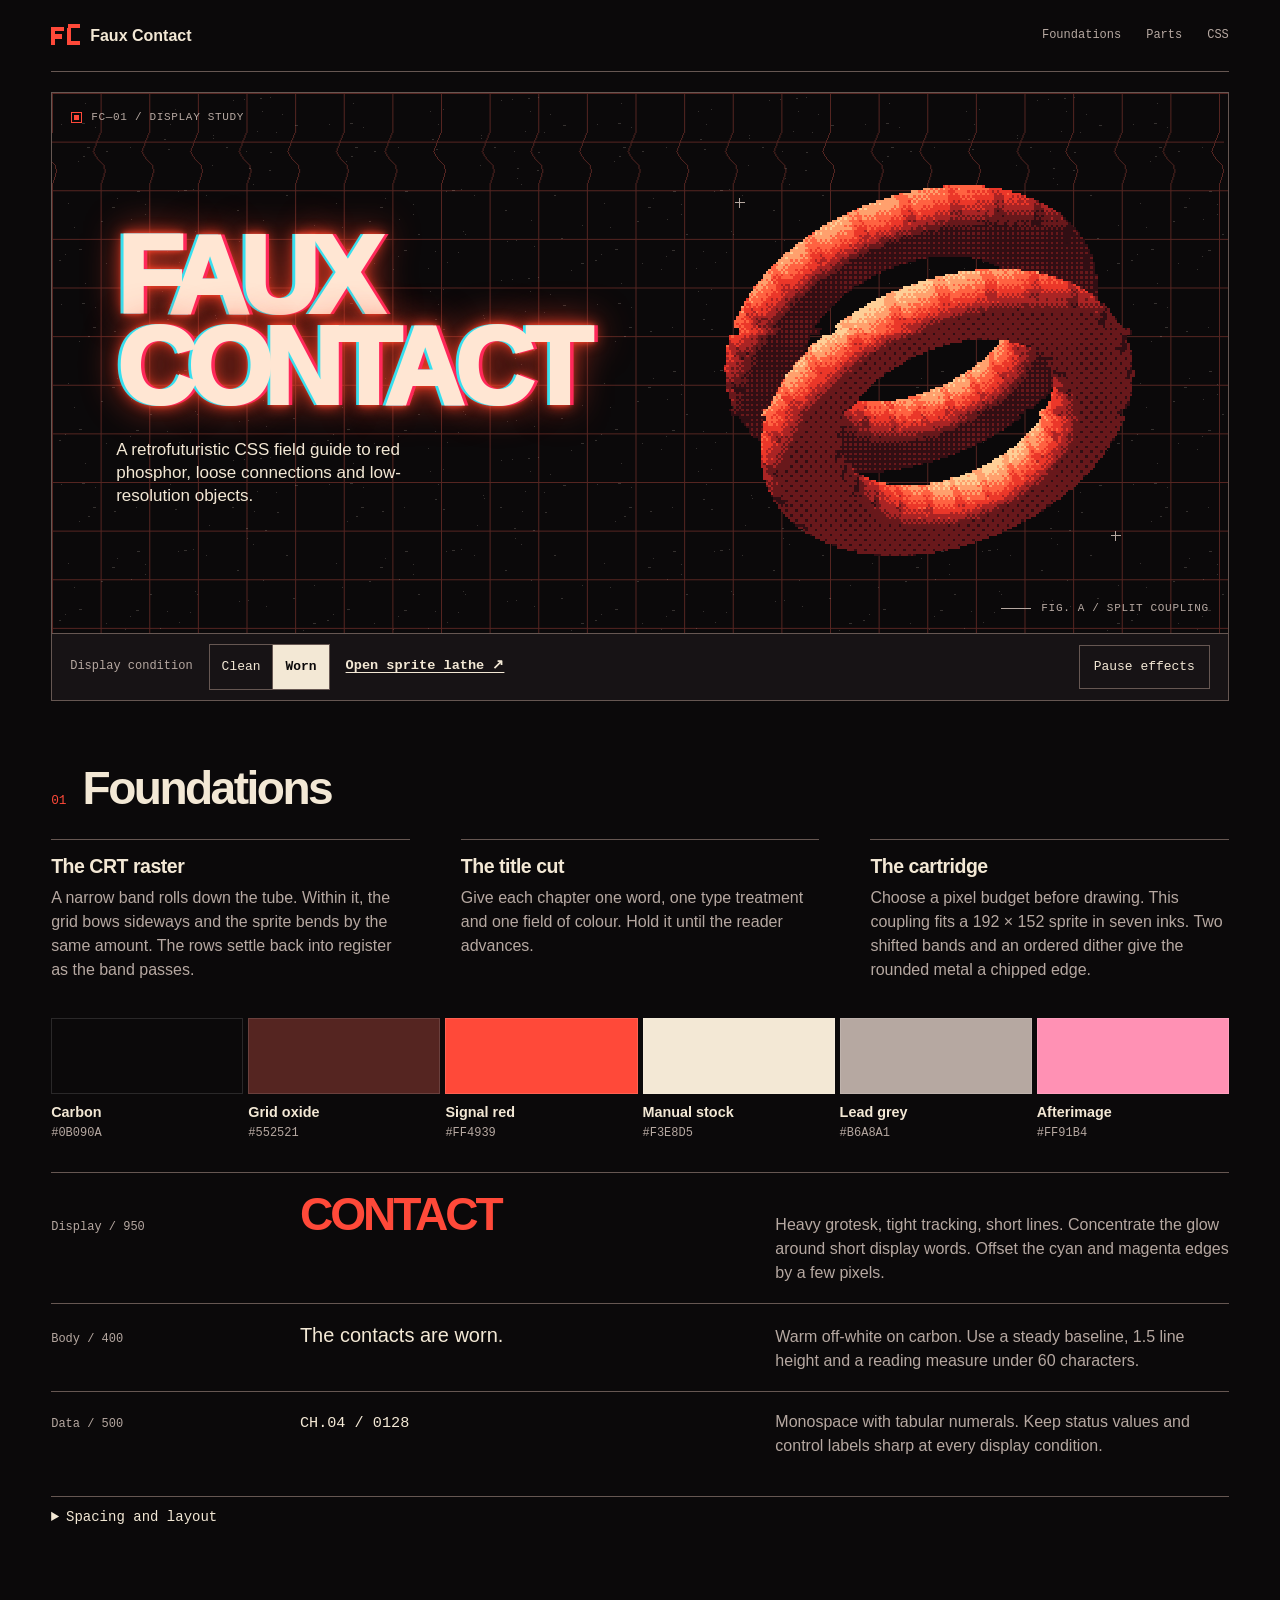
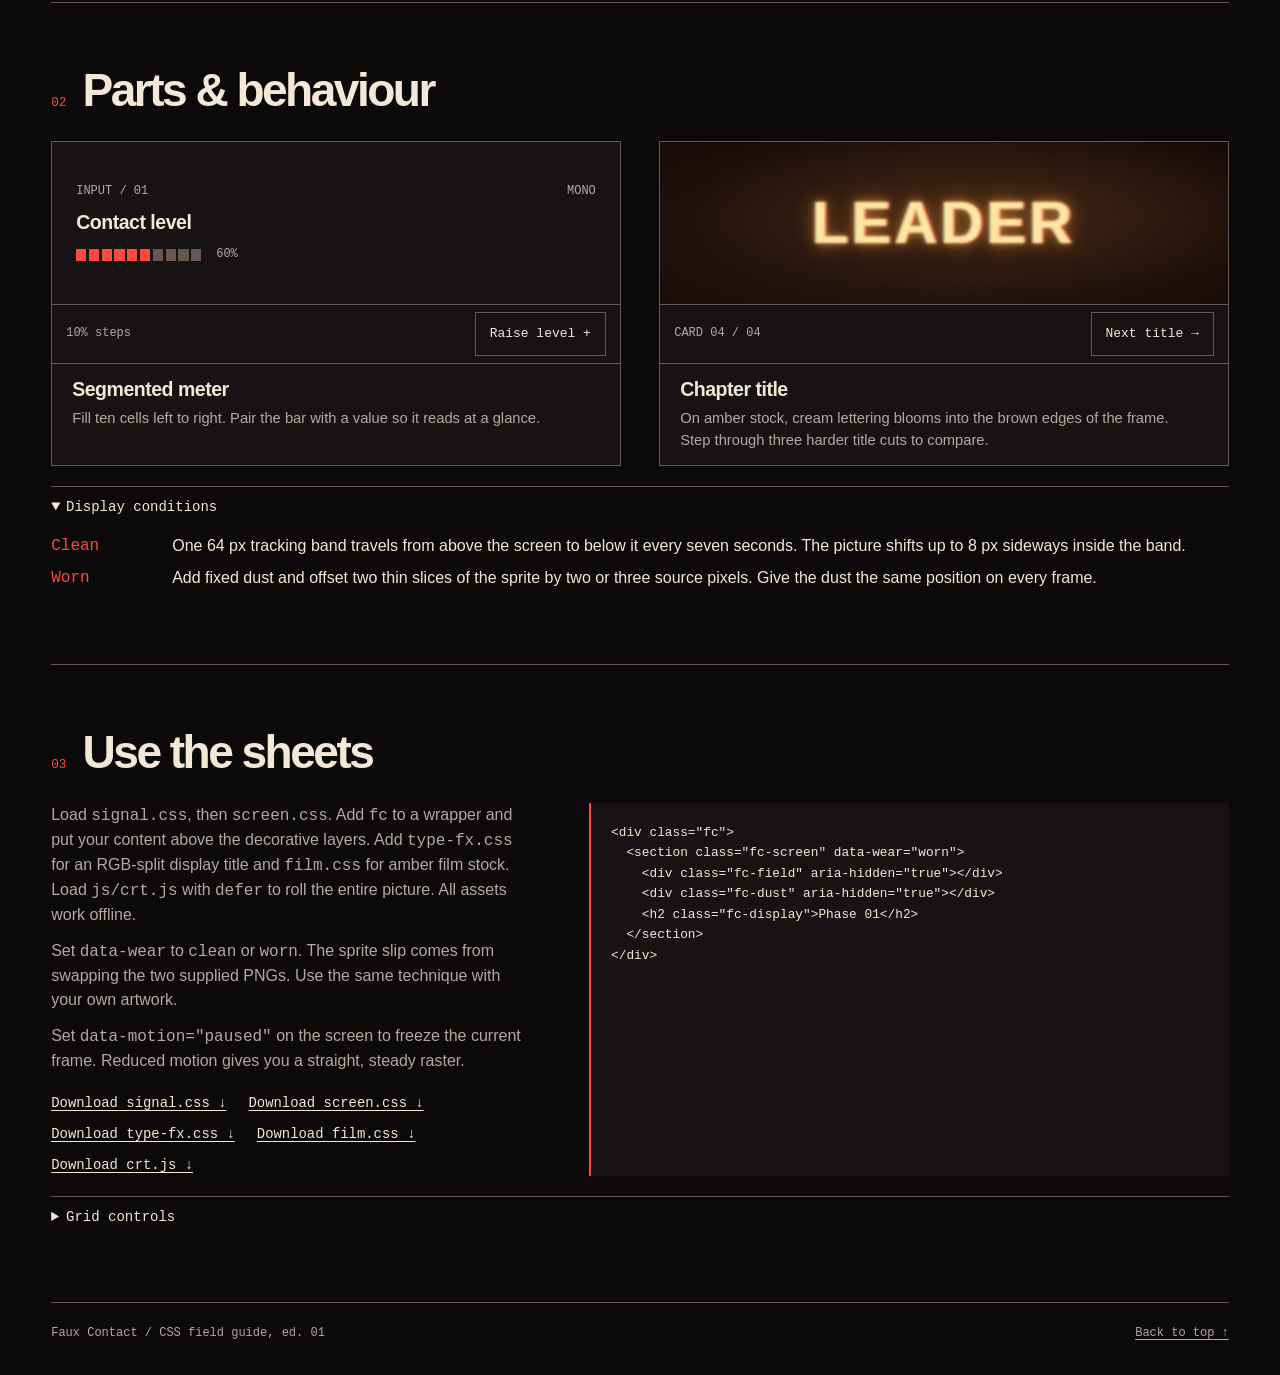
<file: index.html>
<!doctype html>
<html lang="en">
<head>
  <meta charset="utf-8">
  <meta name="viewport" content="width=device-width, initial-scale=1">
  <meta name="theme-color" content="#0b090a">
  <title>Faux Contact — CSS field guide</title>
  <link rel="stylesheet" href="css/signal.css">
  <link rel="stylesheet" href="css/screen.css">
  <link rel="stylesheet" href="css/specimen.css">
  <link rel="stylesheet" href="css/film.css">
  <link rel="stylesheet" href="css/type-fx.css">
  <script defer src="js/crt.js"></script>
</head>
<body class="fc">
<main class="fc-page" id="top">
  <header class="mast">
    <a class="mark" href="#top" aria-label="Faux Contact, top of guide">
      <svg viewBox="0 0 28 24" aria-hidden="true" shape-rendering="crispEdges"><path d="M0 4h13v4H4v3h7v4H4v6H0zM16 1h12v4h-9v12h9v4H15V5h1z"/></svg>
      Faux Contact
    </a>
    <nav aria-label="Guide sections" class="fc-code"><a href="#foundations">Foundations</a><a href="#parts">Parts</a><a href="#use">CSS</a></nav>
  </header>

  <section class="plate" aria-label="Live display specimen">
    <div class="hero fc-screen" id="display" data-wear="worn">
      <div class="fc-field" aria-hidden="true"></div>
      <div class="fc-dust" aria-hidden="true"></div>
      <div class="plate-id">FC—01 / DISPLAY STUDY</div>
      <div class="hero-copy">
        <h1 class="fc-display"><span class="fc-rgb-title">Faux<i class="fc-tracking" aria-hidden="true" data-text="Faux"></i></span> <span class="fc-rgb-title">Contact<i class="fc-tracking" aria-hidden="true" data-text="Contact"></i></span></h1>
        <p>A retrofuturistic CSS field guide to red phosphor, loose connections and low-resolution objects.</p>
      </div>
      <figure class="coupling" aria-label="Two tilted coupling rings rendered in seven dithered inks">
        <i class="cross a" aria-hidden="true"></i>
        <img src="assets/coupling.png" alt="" width="192" height="152">
        <img src="assets/coupling-worn.png" alt="" width="192" height="152">
        <i class="cross b" aria-hidden="true"></i>
      </figure>
      <div class="plate-foot">FIG. A / SPLIT COUPLING</div>
    </div>
    <div class="control-strip">
      <span class="fc-code" id="condition-label">Display condition</span>
      <fieldset class="fc-menu" aria-labelledby="condition-label" aria-controls="display">
        <label><input type="radio" name="condition" value="clean"><span>Clean</span></label>
        <label><input type="radio" name="condition" value="worn" checked><span>Worn</span></label>
      </fieldset>
      <a class="renderer-link" href="renderer/index.html">Open sprite lathe ↗</a>
      <button class="fc-button motion" type="button" id="motion" aria-controls="display">Pause effects</button>
    </div>
  </section>

  <section class="sheet" id="foundations" aria-labelledby="foundation-title">
    <div class="sheet-head"><span class="index">01</span><h2 id="foundation-title">Foundations</h2></div>
    <div class="mix">
      <article><h3>The CRT raster</h3><p>A narrow band rolls down the tube. Within it, the grid bows sideways and the sprite bends by the same amount. The rows settle back into register as the band passes.</p></article>
      <article><h3>The title cut</h3><p>Give each chapter one word, one type treatment and one field of colour. Hold it until the reader advances.</p></article>
      <article><h3>The cartridge</h3><p>Choose a pixel budget before drawing. This coupling fits a 192 × 152 sprite in seven inks. Two shifted bands and an ordered dither give the rounded metal a chipped edge.</p></article>
    </div>
    <div class="swatches" aria-label="Core palette">
      <div class="chip" style="--chip:#0b090a"><i></i><b>Carbon</b><code>#0B090A</code></div>
      <div class="chip" style="--chip:#552521"><i></i><b>Grid oxide</b><code>#552521</code></div>
      <div class="chip" style="--chip:#ff4939"><i></i><b>Signal red</b><code>#FF4939</code></div>
      <div class="chip" style="--chip:#f3e8d5"><i></i><b>Manual stock</b><code>#F3E8D5</code></div>
      <div class="chip" style="--chip:#b6a8a1"><i></i><b>Lead grey</b><code>#B6A8A1</code></div>
      <div class="chip" style="--chip:#ff91b4"><i></i><b>Afterimage</b><code>#FF91B4</code></div>
    </div>
    <div class="type-row"><span class="fc-code">Display / 950</span><b class="type-big">CONTACT</b><p>Heavy grotesk, tight tracking, short lines. Concentrate the glow around short display words. Offset the cyan and magenta edges by a few pixels.</p></div>
    <div class="type-row"><span class="fc-code">Body / 400</span><span class="type-prose">The contacts are worn.</span><p>Warm off-white on carbon. Use a steady baseline, 1.5 line height and a reading measure under 60 characters.</p></div>
    <div class="type-row"><span class="fc-code">Data / 500</span><span class="type-index">CH.04 / 0128</span><p>Monospace with tabular numerals. Keep status values and control labels sharp at every display condition.</p></div>
    <details><summary>Spacing and layout</summary><dl>
      <dt>4 px unit</dt><dd>Use 8 px within controls, 16–24 px between related items and 48 px between groups.</dd>
      <dt>48 px cell</dt><dd>Anchor large type to the field. A grid cell can shrink to 34 px on a narrow screen.</dd>
      <dt>One focal pair</dt><dd>Let a single sprite balance a short title. On narrow screens the sprite moves below the title.</dd>
    </dl></details>
  </section>

  <section class="sheet" id="parts" aria-labelledby="parts-title">
    <div class="sheet-head"><span class="index">02</span><h2 id="parts-title">Parts &amp; behaviour</h2></div>
    <div class="parts">
      <article class="well">
        <div class="well-content">
          <div class="fc-code"><span>INPUT / 01</span><span>MONO</span></div>
          <h3>Contact level</h3>
          <div style="display:flex;gap:12px;align-items:center"><span class="fc-meter" id="meter" role="meter" aria-label="Contact level" aria-valuemin="0" aria-valuemax="100" aria-valuenow="60"></span><output class="fc-code" id="level" aria-live="polite">60%</output></div>
        </div>
        <div class="well-actions"><span class="fc-code">10% steps</span><button class="fc-button motion" id="step" type="button">Raise level +</button></div>
        <div class="well-foot"><h3>Segmented meter</h3><p>Fill ten cells left to right. Pair the bar with a value so it reads at a glance.</p></div>
      </article>
      <article class="well">
        <div class="stage fc-film-stock" id="stage" data-card="4" aria-live="polite"><span class="card-word fc-film-title fc-rgb-title"><span id="card-text">Leader</span><i class="fc-tracking" aria-hidden="true" data-text="Leader"></i></span></div>
        <div class="well-actions"><span class="fc-code" id="card-index">CARD 04 / 04</span><button class="fc-button motion" id="cut" type="button">Next title →</button></div>
        <div class="well-foot"><h3>Chapter title</h3><p>On amber stock, cream lettering blooms into the brown edges of the frame. Step through three harder title cuts to compare.</p></div>
      </article>
    </div>
    <details open><summary>Display conditions</summary><dl>
      <dt>Clean</dt><dd>One 64 px tracking band travels from above the screen to below it every seven seconds. The picture shifts up to 8 px sideways inside the band.</dd>
      <dt>Worn</dt><dd>Add fixed dust and offset two thin slices of the sprite by two or three source pixels. Give the dust the same position on every frame.</dd>
    </dl></details>
  </section>

  <section class="sheet" id="use" aria-labelledby="use-title">
    <div class="sheet-head"><span class="index">03</span><h2 id="use-title">Use the sheets</h2></div>
    <div class="integration">
      <div><p>Load <code>signal.css</code>, then <code>screen.css</code>. Add <code>fc</code> to a wrapper and put your content above the decorative layers. Add <code>type-fx.css</code> for an RGB-split display title and <code>film.css</code> for amber film stock. Load <code>js/crt.js</code> with <code>defer</code> to roll the entire picture. All assets work offline.</p>
      <p>Set <code>data-wear</code> to <code>clean</code> or <code>worn</code>. The sprite slip comes from swapping the two supplied PNGs. Use the same technique with your own artwork.</p>
      <p>Set <code>data-motion="paused"</code> on the screen to freeze the current frame. Reduced motion gives you a straight, steady raster.</p>
      <div class="sheet-links"><a href="css/signal.css" download="signal.css">Download signal.css ↓</a><a href="css/screen.css" download="screen.css">Download screen.css ↓</a><a href="css/type-fx.css" download="type-fx.css">Download type-fx.css ↓</a><a href="css/film.css" download="film.css">Download film.css ↓</a><a href="js/crt.js" download="crt.js">Download crt.js ↓</a></div></div>
      <pre class="snippet"><code>&lt;div class="fc"&gt;
  &lt;section class="fc-screen" data-wear="worn"&gt;
    &lt;div class="fc-field" aria-hidden="true"&gt;&lt;/div&gt;
    &lt;div class="fc-dust" aria-hidden="true"&gt;&lt;/div&gt;
    &lt;h2 class="fc-display"&gt;Phase 01&lt;/h2&gt;
  &lt;/section&gt;
&lt;/div&gt;</code></pre>
    </div>
    <details><summary>Grid controls</summary><dl>
      <dt>--fc-grid</dt><dd>Ink for the horizontal and vertical traces.</dd>
      <dt>--fc-cell</dt><dd>Grid cell width and height.</dd>
      <dt>--fc-band</dt><dd>Band height in pixels. Start at 64 px.</dd>
      <dt>--fc-shift</dt><dd>Peak horizontal deflection in pixels. Start at 8 px.</dd>
      <dt>--fc-period</dt><dd>Time for one top-to-bottom pass. Start at 7 seconds.</dd>
    </dl></details>
  </section>
  <footer class="footer fc-code"><span>Faux Contact / CSS field guide, ed. 01</span><a href="#top">Back to top ↑</a></footer>
</main>
<script>
  const display = document.querySelector("#display");
  document.querySelector(".fc-menu").addEventListener("change", (event) => {
    display.dataset.wear = event.target.value;
  });

  const motion = document.querySelector("#motion");
  const reduced = window.matchMedia("(prefers-reduced-motion: reduce)");
  let paused = false;
  function syncMotion() {
    display.dataset.motion = paused || reduced.matches ? "paused" : "running";
    document.body.dataset.motion = display.dataset.motion;
    motion.disabled = reduced.matches;
    motion.textContent = reduced.matches ? "Still · reduced motion" : paused ? "Resume effects" : "Pause effects";
  }
  motion.addEventListener("click", () => { paused = !paused; syncMotion(); });
  reduced.addEventListener("change", syncMotion);
  syncMotion();

  const cards = ["PHASE", "Slip", "RESET", "Leader"];
  let card = 3;
  document.querySelector("#cut").addEventListener("click", () => {
    card = (card + 1) % cards.length;
    const stage = document.querySelector("#stage");
    stage.dataset.card = card + 1;
    const film = card === 3;
    stage.classList.toggle("fc-film-stock", film);
    stage.firstElementChild.classList.toggle("fc-film-title", film);
    stage.firstElementChild.classList.toggle("fc-rgb-title", film);
    document.querySelector("#card-text").textContent = cards[card];
    stage.querySelector(".fc-tracking").dataset.text = cards[card];
    document.querySelector("#card-index").textContent = "CARD 0" + (card + 1) + " / 04";
  });

  const meter = document.querySelector("#meter");
  const step = document.querySelector("#step");
  step.addEventListener("click", () => {
    const previous = Number(meter.getAttribute("aria-valuenow"));
    const value = previous === 100 ? 0 : previous + 10;
    meter.setAttribute("aria-valuenow", value);
    meter.style.setProperty("--fc-level", value + "%");
    document.querySelector("#level").textContent = value + "%";
    step.textContent = value === 100 ? "Reset level" : "Raise level +";
  });
</script>
</body>
</html>
</file>
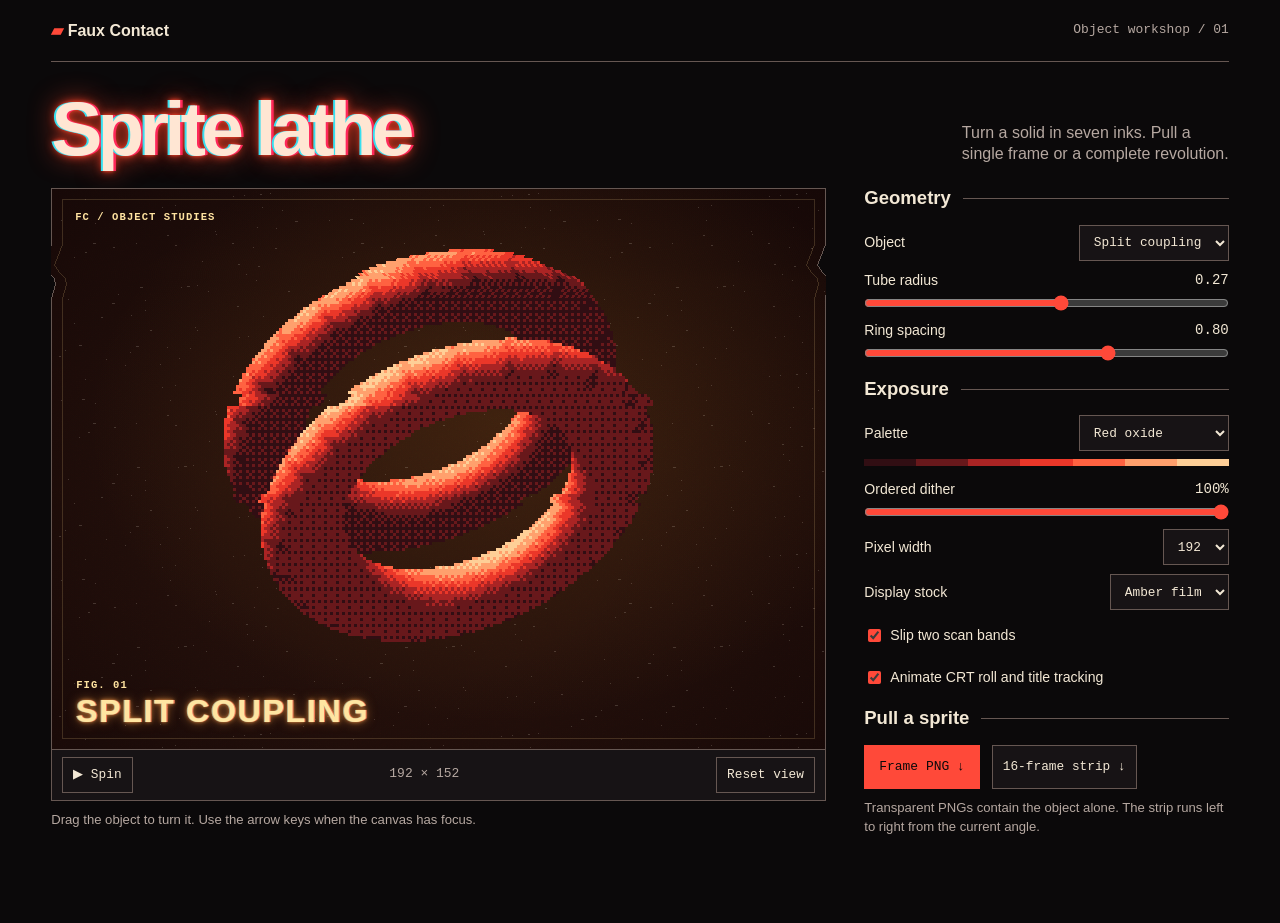
<file: renderer/index.html>
<!doctype html>
<html lang="en">
<head>
<meta charset="utf-8">
<meta name="viewport" content="width=device-width,initial-scale=1">
<meta name="theme-color" content="#0b090a">
<title>Sprite lathe · Faux Contact</title>
<link rel="stylesheet" href="../css/signal.css">
<link rel="stylesheet" href="../css/screen.css">
<link rel="stylesheet" href="../css/film.css">
<link rel="stylesheet" href="lathe.css">
<link rel="stylesheet" href="../css/type-fx.css">
<script src="../js/crt.js" defer></script>
<script src="engine.js" defer></script>
<script src="lathe.js" defer></script>
</head>
<body class="fc">
<main class="lathe">
  <header class="bar"><a href="../index.html" class="brand">▰ Faux Contact</a><span class="fc-code">Object workshop / 01</span></header>
  <div class="heading"><h1 class="fc-rgb-title">Sprite lathe<i class="fc-tracking" data-text="Sprite lathe" aria-hidden="true"></i></h1><p>Turn a solid in seven inks. Pull a single frame or a complete revolution.</p></div>
  <div class="bench">
    <section class="view" aria-label="Live sprite preview">
      <div id="plate" class="platen fc-screen fc-film-stock" data-stock="film" data-wear="worn">
        <div class="fc-field" aria-hidden="true"></div>
        <div class="fc-dust" aria-hidden="true"></div>
        <div class="plate-label">FC / OBJECT STUDIES</div>
        <canvas id="sprite" width="192" height="152" tabindex="0" aria-label="Split coupling in three dimensions. Drag or use the arrow keys to rotate.">Your browser needs Canvas 2D to display the sprite.</canvas>
        <div class="slate"><span class="take" id="take">FIG. 01</span><h2 class="fc-film-title fc-rgb-title" id="title"><span id="word">Split coupling</span><i class="fc-tracking" aria-hidden="true" data-text="Split coupling" id="title-echo"></i></h2></div>
      </div>
      <div class="transport"><button type="button" id="spin" class="secondary" aria-pressed="false">▶ Spin</button><span class="fc-code" id="resolution">192 × 152</span><button type="button" id="reset" class="secondary">Reset view</button></div>
      <p class="hint">Drag the object to turn it. Use the arrow keys when the canvas has focus.</p>
    </section>
    <form class="panel" id="controls" onsubmit="return false">
      <fieldset><legend>Geometry</legend>
        <label class="line">Object<select id="model"><option value="coupling">Split coupling</option><option value="torus">Single torus</option><option value="knot">Trefoil knot</option></select></label>
        <label class="range"><span>Tube radius <output for="tube" id="tube-out">0.27</output></span><input id="tube" type="range" min="14" max="38" value="27"></label>
        <label class="range" id="gap-label"><span>Ring spacing <output for="gap" id="gap-out">0.80</output></span><input id="gap" type="range" min="28" max="105" value="80"></label>
      </fieldset>
      <fieldset><legend>Exposure</legend>
        <label class="line">Palette<select id="palette"><option value="oxide">Red oxide</option><option value="phosphor">Green phosphor</option><option value="violet">Violet</option></select></label>
        <div id="inks" class="inks" aria-hidden="true"></div>
        <label class="range"><span>Ordered dither <output for="dither" id="dither-out">100%</output></span><input id="dither" type="range" min="0" max="100" value="100"></label>
        <label class="line">Pixel width<select id="size"><option>96</option><option selected>192</option><option>288</option></select></label>
        <label class="line">Display stock<select id="stock"><option value="film">Amber film</option><option value="grid">Red grid</option></select></label>
        <label class="check"><input type="checkbox" checked id="wear"> Slip two scan bands</label>
        <label class="check"><input type="checkbox" checked id="tracking"> Animate CRT roll and title tracking</label>
      </fieldset>
      <fieldset><legend>Pull a sprite</legend><div class="exports"><button type="button" id="png" class="fc-button">Frame PNG ↓</button><button type="button" id="strip" class="secondary">16-frame strip ↓</button></div>
        <p class="hint">Transparent PNGs contain the object alone. The strip runs left to right from the current angle.</p>
        <p class="fc-code" role="status" id="message"></p>
      </fieldset>
    </form>
  </div>
</main>
</body></html>
</file>
<file: css/signal.css>
/* Faux Contact / foundations and controls. Add class="fc" to one container. */
.fc {
  --fc-black: #0b090a;
  --fc-panel: #171315;
  --fc-red: #ff4939;
  --fc-grid: #552521;
  --fc-paper: #f3e8d5;
  --fc-muted: #b6a8a1;
  --fc-pink: #ff91b4;
  --fc-edge: #665752;
  --fc-display: "Arial Black", "Helvetica Neue", Arial, sans-serif;
  --fc-text: "Helvetica Neue", Helvetica, Arial, sans-serif;
  --fc-mono: "SFMono-Regular", Consolas, "Liberation Mono", Menlo, monospace;
  --fc-unit: 4px;
  --fc-gutter: clamp(16px, 4vw, 64px);
  color-scheme: dark;
  background: var(--fc-black);
  color: var(--fc-paper);
  font: 400 1rem/1.5 var(--fc-text);
}
.fc, .fc *, .fc *::before, .fc *::after { box-sizing: border-box; }
.fc :where(h1, h2, h3, p, figure, dl, dd, pre, fieldset) { margin: 0; }
.fc :where(a) { color: inherit; text-underline-offset: .22em; }
.fc :where(button, input, select) { font: inherit; }
.fc :where(a, button, input, select, summary):focus-visible {
  outline: 3px solid var(--fc-paper);
  outline-offset: 3px;
}
.fc .fc-display {
  font: 950 clamp(3.25rem, 8.4vw, 9rem)/.84 var(--fc-display);
  letter-spacing: -.075em;
  text-transform: uppercase;
}
.fc .fc-code, .fc .fc-key, .fc .fc-button, .fc .fc-menu {
  font: 500 .81rem/1.4 var(--fc-mono);
}
.fc .fc-code { color: var(--fc-muted); font-variant-numeric: tabular-nums; }
.fc .fc-key {
  display: inline-grid; min-width: 1.7em; place-items: center;
  border: 1px solid var(--fc-edge); border-bottom-width: 3px;
  padding: .12em .32em; color: var(--fc-paper); background: var(--fc-panel);
}
.fc .fc-button {
  min-height: 44px; padding: 8px 14px; border: 1px solid var(--fc-red);
  color: var(--fc-black); background: var(--fc-red); cursor: pointer;
}
.fc .fc-button:hover { background: var(--fc-paper); border-color: var(--fc-paper); }
.fc .fc-button:active { box-shadow: inset 3px 3px var(--fc-edge); }
.fc .fc-button:disabled { color: var(--fc-muted); background: var(--fc-panel); border-color: var(--fc-edge); cursor: default; }
.fc .fc-menu {
  display: inline-flex; padding: 0; border: 1px solid var(--fc-edge);
  flex-wrap: wrap; max-width: 100%;
}
.fc .fc-menu label { position: relative; cursor: pointer; }
.fc .fc-menu input, .fc .fc-sr {
  position: absolute; width: 1px; height: 1px; overflow: hidden;
  clip-path: inset(50%); white-space: nowrap; margin: 0;
}
.fc .fc-menu label span { display: inline-flex; align-items: center; min-height: 44px; padding: 6px 12px; }
.fc .fc-menu label + label { border-inline-start: 1px solid var(--fc-edge); }
.fc .fc-menu input:checked + span { background: var(--fc-paper); color: var(--fc-black); font-weight: 700; }
.fc .fc-menu input:focus-visible + span { outline: 2px dashed currentColor; outline-offset: -5px; }
.fc .fc-menu label:hover span { text-decoration: underline; text-underline-offset: .25em; }
.fc .fc-meter {
  display: inline-block; position: relative; width: 8rem; height: 12px;
  background: var(--fc-edge);
  mask-image: repeating-linear-gradient(90deg,#000 0 8%,transparent 8% 10%);
}
.fc .fc-meter::after {
  content: ""; position: absolute; inset: 0 auto 0 0; background: var(--fc-red);
  width: var(--fc-level, 60%);
}
@media (forced-colors: active) {
  .fc .fc-menu input:checked + span { outline: 2px solid Highlight; outline-offset: -3px; }
  .fc .fc-meter { background: GrayText; }
  .fc .fc-meter::after { background: Highlight; }
}
</file>
<file: css/screen.css>
/* Faux Contact / retrofuturistic display. Load js/crt.js for the rolling picture. */
.fc .fc-screen {
  --fc-cell: 48px;
  --fc-period: 7s;
  --fc-band: 64px;
  --fc-shift: 8px;
  isolation: isolate;
  position: relative;
  overflow: hidden;
  background: var(--fc-black);
  filter: var(--fc-roll-filter, none);
}
.fc .fc-field, .fc .fc-dust {
  position: absolute;
  inset: 0;
  pointer-events: none;
  z-index: -1;
}
.fc .fc-field {
  background-color: var(--fc-black);
  background-image: linear-gradient(90deg, var(--fc-grid) 1px, transparent 1px),
                    linear-gradient(var(--fc-grid) 1px, transparent 1px);
  background-size: var(--fc-cell) var(--fc-cell);
}
.fc .fc-dust {
  inset: 0; background: var(--fc-paper); opacity: 0;
  mask-image: url("data:image/svg+xml,%3Csvg%20xmlns%3D%22http%3A%2F%2Fwww.w3.org%2F2000%2Fsvg%22%20width%3D%22268%22%20height%3D%22180%22%3E%3Crect%20x%3D%22195%22%20y%3D%2285%22%20width%3D%221%22%20height%3D%221%22%2F%3E%3Crect%20x%3D%2285%22%20y%3D%2298%22%20width%3D%223%22%20height%3D%221%22%2F%3E%3Crect%20x%3D%22145%22%20y%3D%22141%22%20width%3D%221%22%20height%3D%221%22%2F%3E%3Crect%20x%3D%22196%22%20y%3D%22147%22%20width%3D%221%22%20height%3D%221%22%2F%3E%3Crect%20x%3D%22127%22%20y%3D%22169%22%20width%3D%221%22%20height%3D%221%22%2F%3E%3Crect%20x%3D%22224%22%20y%3D%2239%22%20width%3D%221%22%20height%3D%221%22%2F%3E%3Crect%20x%3D%22163%22%20y%3D%2242%22%20width%3D%221%22%20height%3D%221%22%2F%3E%3Crect%20x%3D%2230%22%20y%3D%2230%22%20width%3D%223%22%20height%3D%221%22%2F%3E%3Crect%20x%3D%2216%22%20y%3D%22110%22%20width%3D%221%22%20height%3D%221%22%2F%3E%3Crect%20x%3D%22110%22%20y%3D%2218%22%20width%3D%221%22%20height%3D%221%22%2F%3E%3Crect%20x%3D%22243%22%20y%3D%2232%22%20width%3D%223%22%20height%3D%221%22%2F%3E%3Crect%20x%3D%229%22%20y%3D%2231%22%20width%3D%221%22%20height%3D%221%22%2F%3E%3Crect%20x%3D%2273%22%20y%3D%22176%22%20width%3D%221%22%20height%3D%221%22%2F%3E%3Crect%20x%3D%2227%22%20y%3D%2268%22%20width%3D%221%22%20height%3D%221%22%2F%3E%3Crect%20x%3D%22115%22%20y%3D%22158%22%20width%3D%221%22%20height%3D%221%22%2F%3E%3Crect%20x%3D%2293%22%20y%3D%22111%22%20width%3D%221%22%20height%3D%221%22%2F%3E%3Crect%20x%3D%22154%22%20y%3D%22102%22%20width%3D%221%22%20height%3D%221%22%2F%3E%3Crect%20x%3D%2254%22%20y%3D%22170%22%20width%3D%221%22%20height%3D%221%22%2F%3E%3Crect%20x%3D%22208%22%20y%3D%225%22%20width%3D%222%22%20height%3D%221%22%2F%3E%3Crect%20x%3D%22202%22%20y%3D%2258%22%20width%3D%221%22%20height%3D%221%22%2F%3E%3Crect%20x%3D%2243%22%20y%3D%2234%22%20width%3D%221%22%20height%3D%221%22%2F%3E%3Crect%20x%3D%22234%22%20y%3D%22102%22%20width%3D%222%22%20height%3D%221%22%2F%3E%3Crect%20x%3D%22143%22%20y%3D%22138%22%20width%3D%221%22%20height%3D%221%22%2F%3E%3Crect%20x%3D%227%22%20y%3D%22167%22%20width%3D%222%22%20height%3D%221%22%2F%3E%3Crect%20x%3D%22164%22%20y%3D%2245%22%20width%3D%221%22%20height%3D%221%22%2F%3E%3Crect%20x%3D%2233%22%20y%3D%2210%22%20width%3D%221%22%20height%3D%221%22%2F%3E%3Crect%20x%3D%2265%22%20y%3D%22105%22%20width%3D%221%22%20height%3D%221%22%2F%3E%3Crect%20x%3D%22214%22%20y%3D%22153%22%20width%3D%221%22%20height%3D%221%22%2F%3E%3Crect%20x%3D%22123%22%20y%3D%2256%22%20width%3D%222%22%20height%3D%221%22%2F%3E%3Crect%20x%3D%22185%22%20y%3D%22117%22%20width%3D%222%22%20height%3D%221%22%2F%3E%3Crect%20x%3D%22230%22%20y%3D%2221%22%20width%3D%221%22%20height%3D%221%22%2F%3E%3Crect%20x%3D%22108%22%20y%3D%22175%22%20width%3D%221%22%20height%3D%221%22%2F%3E%3Crect%20x%3D%22141%22%20y%3D%2296%22%20width%3D%221%22%20height%3D%221%22%2F%3E%3Crect%20x%3D%22194%22%20y%3D%2275%22%20width%3D%222%22%20height%3D%221%22%2F%3E%3Crect%20x%3D%2241%22%20y%3D%2254%22%20width%3D%223%22%20height%3D%221%22%2F%3E%3Crect%20x%3D%2284%22%20y%3D%2254%22%20width%3D%221%22%20height%3D%221%22%2F%3E%3Crect%20x%3D%22115%22%20y%3D%2246%22%20width%3D%222%22%20height%3D%221%22%2F%3E%3Crect%20x%3D%22123%22%20y%3D%2216%22%20width%3D%221%22%20height%3D%221%22%2F%3E%3Crect%20x%3D%2279%22%20y%3D%22126%22%20width%3D%221%22%20height%3D%221%22%2F%3E%3Crect%20x%3D%2262%22%20y%3D%2258%22%20width%3D%222%22%20height%3D%221%22%2F%3E%3Crect%20x%3D%2260%22%20y%3D%22114%22%20width%3D%223%22%20height%3D%221%22%2F%3E%3Crect%20x%3D%2298%22%20y%3D%22141%22%20width%3D%222%22%20height%3D%221%22%2F%3E%3Crect%20x%3D%22201%22%20y%3D%2291%22%20width%3D%221%22%20height%3D%221%22%2F%3E%3Crect%20x%3D%22181%22%20y%3D%227%22%20width%3D%221%22%20height%3D%221%22%2F%3E%3Crect%20x%3D%2278%22%20y%3D%22163%22%20width%3D%221%22%20height%3D%221%22%2F%3E%3Crect%20x%3D%22262%22%20y%3D%22132%22%20width%3D%221%22%20height%3D%221%22%2F%3E%3Crect%20x%3D%22210%22%20y%3D%2218%22%20width%3D%221%22%20height%3D%221%22%2F%3E%3Crect%20x%3D%22261%22%20y%3D%22170%22%20width%3D%223%22%20height%3D%221%22%2F%3E%3Crect%20x%3D%22180%22%20y%3D%2254%22%20width%3D%222%22%20height%3D%221%22%2F%3E%3Crect%20x%3D%22157%22%20y%3D%2272%22%20width%3D%221%22%20height%3D%221%22%2F%3E%3Crect%20x%3D%22132%22%20y%3D%2297%22%20width%3D%223%22%20height%3D%221%22%2F%3E%3Crect%20x%3D%22118%22%20y%3D%2231%22%20width%3D%221%22%20height%3D%221%22%2F%3E%3Crect%20x%3D%22213%22%20y%3D%2277%22%20width%3D%222%22%20height%3D%221%22%2F%3E%3Crect%20x%3D%22251%22%20y%3D%22177%22%20width%3D%221%22%20height%3D%221%22%2F%3E%3Crect%20x%3D%2249%22%20y%3D%22128%22%20width%3D%222%22%20height%3D%221%22%2F%3E%3Crect%20x%3D%22225%22%20y%3D%2259%22%20width%3D%222%22%20height%3D%221%22%2F%3E%3Crect%20x%3D%2293%22%20y%3D%22121%22%20width%3D%221%22%20height%3D%221%22%2F%3E%3Crect%20x%3D%2236%22%20y%3D%2263%22%20width%3D%222%22%20height%3D%221%22%2F%3E%3Crect%20x%3D%22241%22%20y%3D%22145%22%20width%3D%222%22%20height%3D%221%22%2F%3E%3Crect%20x%3D%2227%22%20y%3D%22156%22%20width%3D%223%22%20height%3D%221%22%2F%3E%3Crect%20x%3D%2213%22%20y%3D%22161%22%20width%3D%221%22%20height%3D%221%22%2F%3E%3Crect%20x%3D%22211%22%20y%3D%22127%22%20width%3D%221%22%20height%3D%221%22%2F%3E%3Crect%20x%3D%22187%22%20y%3D%22148%22%20width%3D%221%22%20height%3D%221%22%2F%3E%3Crect%20x%3D%22218%22%20y%3D%224%22%20width%3D%221%22%20height%3D%221%22%2F%3E%3Crect%20x%3D%2284%22%20y%3D%22157%22%20width%3D%223%22%20height%3D%221%22%2F%3E%3Crect%20x%3D%22205%22%20y%3D%2238%22%20width%3D%221%22%20height%3D%221%22%2F%3E%3Crect%20x%3D%22192%22%20y%3D%226%22%20width%3D%221%22%20height%3D%221%22%2F%3E%3Crect%20x%3D%22138%22%20y%3D%22159%22%20width%3D%221%22%20height%3D%221%22%2F%3E%3Crect%20x%3D%22126%22%20y%3D%2298%22%20width%3D%221%22%20height%3D%221%22%2F%3E%3Crect%20x%3D%2222%22%20y%3D%22134%22%20width%3D%221%22%20height%3D%221%22%2F%3E%3C%2Fsvg%3E"); mask-size: 268px 180px;
}
.fc .fc-screen[data-wear="worn"] .fc-dust { opacity: .18; }
@media (prefers-reduced-motion: reduce), print {
  .fc .fc-screen { filter: none; }
}
</file>
<file: css/specimen.css>
/* Page composition for the specimen. Projects only need signal.css and screen.css. */
body { margin: 0; }
.fc-page { max-width: 1680px; margin: auto; padding: 0 var(--fc-gutter) 40px; }
.fc-page .fc-code { font-size: .75rem; }
.mast { min-height: 72px; display: flex; align-items: center; gap: 26px; border-bottom: 1px solid var(--fc-edge); }
.mark { display: inline-flex; align-items: center; gap: 10px; text-decoration: none; font: 800 1rem/1 var(--fc-text); }
.mark svg { width: 29px; height: 25px; fill: var(--fc-red); }
.mast nav { display: flex; margin-left: auto; gap: 25px; }
.mast nav a { text-decoration: none; }
.mast nav a:hover { text-decoration: underline; }
.plate { margin-top: 20px; border: 1px solid var(--fc-edge); }
.hero { display: grid; align-items: center; grid-template-columns: 55% 45%; padding: clamp(72px,7vw,122px) clamp(24px,5vw,84px) clamp(66px,6vw,108px); }
.hero .fc-field { --fc-cell: clamp(34px,3.8vw,64px); }
.plate-id, .plate-foot { position: absolute; display: flex; align-items: center; gap: 10px; font: .69rem/1.4 var(--fc-mono); letter-spacing: .06em; color: var(--fc-muted); }
.plate-id { top: 17px; left: 20px; }
.plate-id::before { content: ""; width: 9px; height: 9px; background: var(--fc-red); box-shadow: inset 0 0 0 2px var(--fc-black); outline: 1px solid var(--fc-red); }
.plate-foot { bottom: 16px; right: 19px; }
.plate-foot::before { content: ""; width: 30px; height: 1px; background: currentColor; }
.hero h1.fc-display { font-size: clamp(3.3rem,8.5vw,9rem); color: var(--fc-red); text-shadow: 0 0 9px #ff49392c; }
.hero h1 span { display: block; }
.hero-copy { z-index: 1; }
.hero-copy p { color: var(--fc-paper); margin-top: 25px; max-width: 36ch; font-size: clamp(1rem,1.33vw,1.35rem); line-height: 1.35; }
.coupling { position: relative; justify-self: center; width: min(100%, 490px); }
.coupling img { width: 100%; height: auto; display: block; image-rendering: pixelated; }
.coupling img + img { display: none; }
.hero[data-wear="worn"] .coupling img:first-of-type { display: none; }
.hero[data-wear="worn"] .coupling img + img { display: block; }
.cross { position: absolute; width: 10px; height: 10px; }
.cross::before, .cross::after { content: ""; position: absolute; background: var(--fc-muted); }
.cross::before { top: 4px; width: 10px; height: 1px; }
.cross::after { left: 4px; height: 10px; width: 1px; }
.cross.a { top: 4%; left: 9%; } .cross.b { bottom: 4%; right: 9%; }
.control-strip { display: flex; gap: 16px; align-items: center; padding: 10px 18px; border-top: 1px solid var(--fc-edge); background: var(--fc-panel); flex-wrap: wrap; }
.control-strip .motion { margin-left: auto; }
.fc .motion { background: transparent; border: 1px solid var(--fc-edge); color: var(--fc-paper); }
.fc .motion:hover { background: var(--fc-paper); color: var(--fc-black); }
.motion span { margin-right: .5em; }
.sheet { padding: clamp(36px,5vw,80px) 0; border-bottom: 1px solid var(--fc-edge); scroll-margin-top: 16px; }
.sheet-head { display: flex; gap: 16px; align-items: baseline; margin-bottom: 26px; }
.index { font: .8rem/1 var(--fc-mono); color: var(--fc-red); }
.sheet h2 { font: 800 clamp(2rem,3.6vw,3.8rem)/1.04 var(--fc-text); letter-spacing: -.055em; }
.sheet h3 { font: 700 1.22rem/1.18 var(--fc-text); letter-spacing: -.025em; }
.sheet p { max-width: 60ch; }
.mix { display: grid; grid-template-columns: 1fr 1fr 1fr; gap: clamp(24px,4vw,70px); }
.mix article { border-top: 1px solid var(--fc-edge); padding-top: 15px; }
.mix h3 { margin-bottom: 8px; }
.mix p, .caption, .footnote, .integration p { color: var(--fc-muted); }
.swatches { display: grid; grid-template-columns: repeat(6,minmax(0,1fr)); margin: 36px 0 30px; gap: 5px; }
.chip i { display: block; height: clamp(48px,6vw,90px); background: var(--chip); border: 1px solid #ffffff20; }
.chip b, .chip code { display: block; }
.chip b { margin-top: 8px; font-size: .9rem; }
.chip code, .footnote { font: .75rem/1.5 var(--fc-mono); color: var(--fc-muted); }
.type-row { display: grid; grid-template-columns: minmax(120px,1fr) 2fr 2fr; align-items: baseline; gap: 22px; border-top: 1px solid var(--fc-edge); padding: 18px 0; }
.type-row p { color: var(--fc-muted); }
.type-big { font: 900 clamp(1.5rem,3.6vw,3.7rem)/1 var(--fc-display); letter-spacing: -.065em; color: var(--fc-red); }
.type-prose { font: 500 1.25rem/1.3 var(--fc-text); }
.type-index { font: .95rem/1.35 var(--fc-mono); }
.parts { display: grid; grid-template-columns: repeat(2,minmax(0,1fr)); gap: clamp(18px,3vw,50px); }
.well { border: 1px solid var(--fc-edge); background: var(--fc-panel); min-width: 0; }
.well-content { min-height: 162px; padding: 24px; display: grid; align-content: center; gap: 12px; }
.well-content > .fc-code { display: flex; justify-content: space-between; }
.well-foot { border-top: 1px solid var(--fc-edge); padding: 14px 20px; }
.well-foot p { color: var(--fc-muted); margin-top: 6px; font-size: .92rem; }
.stage { background: var(--fc-paper); color: var(--fc-black); min-height: 162px; padding: 16px 20px; display: flex; align-items: center; justify-content: center; }
.stage[data-card="2"] { background: var(--fc-pink); }
.stage[data-card="3"] { background: var(--fc-red); }
.card-word { font: 950 clamp(2rem,4.6vw,5rem)/1 var(--fc-display); letter-spacing: -.08em; }
.stage[data-card="2"] .card-word { font: italic 900 clamp(2.2rem,5.2vw,5.7rem)/1 Georgia,serif; letter-spacing: -.075em; }
.stage[data-card="3"] .card-word { font: 800 clamp(1.8rem,3.2vw,3.7rem)/1 var(--fc-mono); letter-spacing: .13em; }
.well-actions { display: flex; gap: 12px; align-items: center; justify-content: space-between; border-top: 1px solid var(--fc-edge); padding: 7px 14px; }
.integration { display: grid; grid-template-columns: 1fr 1.35fr; gap: clamp(20px,5vw,80px); }
.integration p + p { margin-top: 12px; }
pre { white-space: pre-wrap; overflow-wrap: anywhere; tab-size: 2; }
.snippet { padding: 20px; border-left: 2px solid var(--fc-red); background: var(--fc-panel); color: var(--fc-paper); font: .8rem/1.6 var(--fc-mono); }
details { border-top: 1px solid var(--fc-edge); margin-top: 20px; padding: 10px 0; }
summary { cursor: pointer; font-family: var(--fc-mono); font-size: .875rem; }
details dl { display: grid; grid-template-columns: minmax(105px,max-content) 1fr; gap: 8px 16px; margin-top: 16px !important; }
details dt { font-family: var(--fc-mono); color: var(--fc-red); }
.footer { padding-top: 22px; display: flex; justify-content: space-between; gap: 24px; }
@media (max-width: 700px) {
  .mast { min-height: 62px; gap: 10px; } .mast nav { gap: 12px; }
  .hero { padding: 60px 22px 46px; grid-template-columns: minmax(0, 1fr); }
  .hero h1.fc-display { font-size: clamp(2.6rem,13.6vw,5.6rem); }
  .hero-copy p { margin-top: 12px; max-width: 32ch; }
  .coupling { width: min(83%, 310px); margin: 9px 0 -3px; justify-self: end; }
  .hero .fc-field { --fc-cell: 34px; }
  .control-strip { gap: 8px 12px; padding: 10px; }
  .control-strip .motion { margin-left: 0; }
  .mix, .parts, .integration { grid-template-columns: 1fr; }
  .swatches { grid-template-columns: repeat(3,minmax(0,1fr)); row-gap: 14px; }
  .type-row { grid-template-columns: 1fr 2fr; gap: 8px; }
  .type-row p { grid-column: 2; font-size: .93rem; }
  .sheet-head { margin-bottom: 20px; } .plate { margin-top: 12px; }
  .well-content, .stage { min-height: 135px; }
}
@media (max-width: 420px) {
  .mast nav { gap: 8px; } .mast .fc-code { font-size: .65rem; }
  .mark { gap: 5px; font-size: .85rem; } .mark svg { width: 22px; }
  .control-strip > .fc-code { flex-basis: 100%; }
  .control-strip .motion, .control-strip .fc-menu label span { padding-inline: 7px; }
  .type-row { grid-template-columns: 1fr; } .type-row p { grid-column: 1; }
  details dl { grid-template-columns: 1fr; } details dd { margin-bottom: 8px; }
}
@media print {
  .mast nav, .control-strip, .well-actions, .skip { display: none; }
  .sheet, .well { break-inside: avoid; }
}

.sheet-links { display: flex; flex-wrap: wrap; gap: 10px 22px; margin-top: 20px; font: .87rem/1.5 var(--fc-mono); }
.sheet-links a { color: var(--fc-paper); }

.fc .renderer-link { color: var(--fc-paper); font: 600 .85rem/1.5 var(--fc-mono); padding: 10px 0; }
.fc .stage.fc-film-stock { background-color: var(--fc-emulsion); }
.fc .stage .card-word.fc-film-title { letter-spacing: .06em; }
.stage:not(.fc-film-stock) .fc-tracking { display: none; }
</file>
<file: css/film.css>
/* Faux Contact / analog title stock. Apply the softness only to display lettering. */
.fc .fc-film-stock {
  --fc-emulsion: #26150e;
  --fc-lamp: #ffe3a0;
  position: relative;
  isolation: isolate;
  background-color: var(--fc-emulsion);
  background-image: radial-gradient(ellipse at 58% 42%, #cd802329, transparent 65%),
    radial-gradient(ellipse at 48% 57%, transparent 36%, #120606c9 100%);
  color: var(--fc-lamp);
}
.fc .fc-film-stock::after {
  content: ""; position: absolute; inset: 0; pointer-events: none; z-index: -1;
  opacity: .16; mix-blend-mode: soft-light;
  background: url("data:image/svg+xml,%3Csvg xmlns='http://www.w3.org/2000/svg' width='160' height='120'%3E%3Cfilter id='g'%3E%3CfeTurbulence baseFrequency='.7' numOctaves='2' stitchTiles='stitch'/%3E%3C/filter%3E%3Cpath fill='%23aaa' filter='url(%23g)' d='M0 0h160v120H0z'/%3E%3C/svg%3E");
}
.fc .fc-film-title {
  color: var(--fc-lamp, #ffe3a0);
  font-family: var(--fc-display); font-weight: 900; line-height: 1.03;
  letter-spacing: .055em; text-transform: uppercase;
  text-shadow: .012em .008em .028em #ffc358d9, -.017em 0 .065em #db602395, 0 0 .18em #ed8a3444;
  filter: blur(.014em);
}
</file>
<file: css/type-fx.css>
/* Register a second exposure over a live, selectable display title.
   The echo receives aria-hidden="true" and the same string in data-text. */
.fc .fc-rgb-title {
  --fc-type-core: #ffe6d3;
  --fc-type-cold: #37dfef;
  --fc-type-hot: #ff285a;
  --fc-type-lamp: #ff432a;
  position: relative;
  color: var(--fc-type-core);
  text-shadow:
    -.026em .002em 0 var(--fc-type-cold),
    .032em -.003em 0 var(--fc-type-hot),
    0 0 .045em var(--fc-type-lamp), 0 0 .13em var(--fc-type-lamp),
    0 0 .34em color-mix(in srgb, var(--fc-type-lamp) 76%, transparent);
}
.fc .fc-rgb-title.fc-film-title {
  --fc-type-core: #ffe5a1; --fc-type-cold: #afb594;
  --fc-type-hot: #ef7956; --fc-type-lamp: #d0813d;
}
.fc .fc-rgb-title .fc-tracking {
  position: absolute; inset: 0; display: block;
  color: var(--fc-type-core); pointer-events: none; font: inherit;
  letter-spacing: inherit; text-transform: inherit; white-space: inherit;
  text-shadow: -.045em 0 var(--fc-type-cold), .05em 0 var(--fc-type-hot);
  opacity: 0; clip-path: inset(58% 0 32% 0);
  animation: fc-type-track 9.4s steps(1, end) infinite;
}
.fc .fc-tracking::before { content: attr(data-text); }
@keyframes fc-type-track {
  0%, 72%, 75.6%, 100% { opacity: 0; transform: none; }
  72.8% { opacity: .86; transform: translateX(.045em); clip-path: inset(58% 0 33%); }
  74.1% { opacity: .70; transform: translateX(-.027em); clip-path: inset(62% 0 30%); }
}
.fc [data-motion="paused"] .fc-rgb-title .fc-tracking,
.fc[data-motion="paused"] .fc-rgb-title .fc-tracking { animation-play-state: paused; opacity: 0; animation-name: none; }
@media (prefers-reduced-motion: reduce), print {
  .fc .fc-rgb-title .fc-tracking { animation: none; }
}
@media (forced-colors: active) {
  .fc .fc-rgb-title { color: CanvasText; text-shadow: none; filter: none; }
  .fc .fc-rgb-title .fc-tracking { display: none; }
}
</file>
<file: renderer/lathe.css>
body { margin: 0; }
.lathe { max-width: 1420px; margin: 0 auto; padding: 0 var(--fc-gutter) 48px; }
.bar,.heading,.transport,.line,.range span,.exports { display: flex; align-items: center; gap: 12px; justify-content: space-between; }
.bar { min-height: 62px; border-bottom: 1px solid var(--fc-edge); }
.brand { font-weight: 800; text-decoration: none; } .brand::first-letter { color: var(--fc-red); }
.heading { align-items: end; padding: 30px 0 24px; }
.heading h1 { font: 900 clamp(2.6rem,6vw,5.6rem)/.94 var(--fc-display); letter-spacing: -.065em; }
.heading p { max-width: 30ch; line-height: 1.32; color: var(--fc-muted); }
.bench { display: grid; grid-template-columns: minmax(0,1.7fr) minmax(250px,.8fr); gap: clamp(18px,3vw,46px); align-items: start; }
.view { min-width: 0; }
.platen { width: 100%; border: 1px solid var(--fc-edge); min-height: 290px; aspect-ratio: 1.38; display: grid; place-items: center; }
.platen .fc-field { --fc-cell: 38px; }
.platen[data-stock="film"] .fc-field { display: none; }
.fc .platen.fc-film-stock { --fc-emulsion: #24100b; }
.platen[data-stock="film"]::before { content: ""; display: block; position: absolute; inset: 10px; border: 1px solid #dab67735; pointer-events:none; }
#sprite { display: block; width: 75%; height: auto; max-height: 85%; object-fit: contain; image-rendering: pixelated; cursor: grab; touch-action: none; transform: translateY(-5%); }
#sprite:active { cursor: grabbing; }
#sprite:focus-visible { outline: 1px dashed var(--fc-paper); outline-offset: -2px; }
.plate-label,.take { font: 600 .66rem/1.3 var(--fc-mono); letter-spacing: .1em; }
.plate-label { position: absolute; top: 22px; left: 23px; }
.slate { position: absolute; left: 24px; bottom: 21px; pointer-events: none; }
.slate h2 { font-size: clamp(1.25rem,2.5vw,2.3rem); }
.slate h2:not(.fc-film-title) { font-family: var(--fc-display); color: var(--fc-red); text-transform: uppercase; letter-spacing: -.05em; }
.transport { background: var(--fc-panel); border: 1px solid var(--fc-edge); border-top: 0; padding: 7px 10px; }
.fc .secondary,.panel select { border: 1px solid var(--fc-edge); color: var(--fc-paper); background: var(--fc-panel); min-height: 36px; font: .8rem/1.35 var(--fc-mono); padding: 6px 10px; }
.fc .secondary { cursor: pointer; } .fc .secondary:hover,.fc .secondary[aria-pressed=true] { color: var(--fc-black); background: var(--fc-paper); }
.panel fieldset { min-width: 0; padding: 7px 0 14px; border: 0; border-top: 1px solid var(--fc-edge); }
.panel legend { padding: 0 12px 0 0; font-weight: 750; line-height: 1.1; font-size: 1.16rem; }
.line,.range,.check { font-size: .88rem; margin-top: 9px; }
.range { display: block; } .range input { display: block; width: 100%; margin: 4px 0; accent-color: var(--fc-red); }
.range output,.take { font-family: var(--fc-mono); }
.range:has(input:disabled) { opacity: .55; }
.inks { display: flex; height: 7px; margin: 8px 0 13px; } .inks i { flex: 1; }
.check { display: flex; align-items: center; gap: 6px; min-height: 33px; } .check input { accent-color: var(--fc-red); }
.exports { justify-content: flex-start; flex-wrap: wrap; margin-top: 9px; } .exports button { min-height: 44px !important; }
.lathe .hint { font-size: .82rem; line-height: 1.45; color: var(--fc-muted); margin: 9px 0; }
.panel #message { min-height: 1.25em; }
@media (max-width: 740px) { .bench { grid-template-columns: minmax(0,1fr); } .heading { display: block; }
.heading p { margin-top: 8px; max-width: 50ch; } .platen { max-height: 540px; } .plate-label { left: 17px; top: 16px; } .slate { left: 17px; bottom: 14px; } }
</file>
